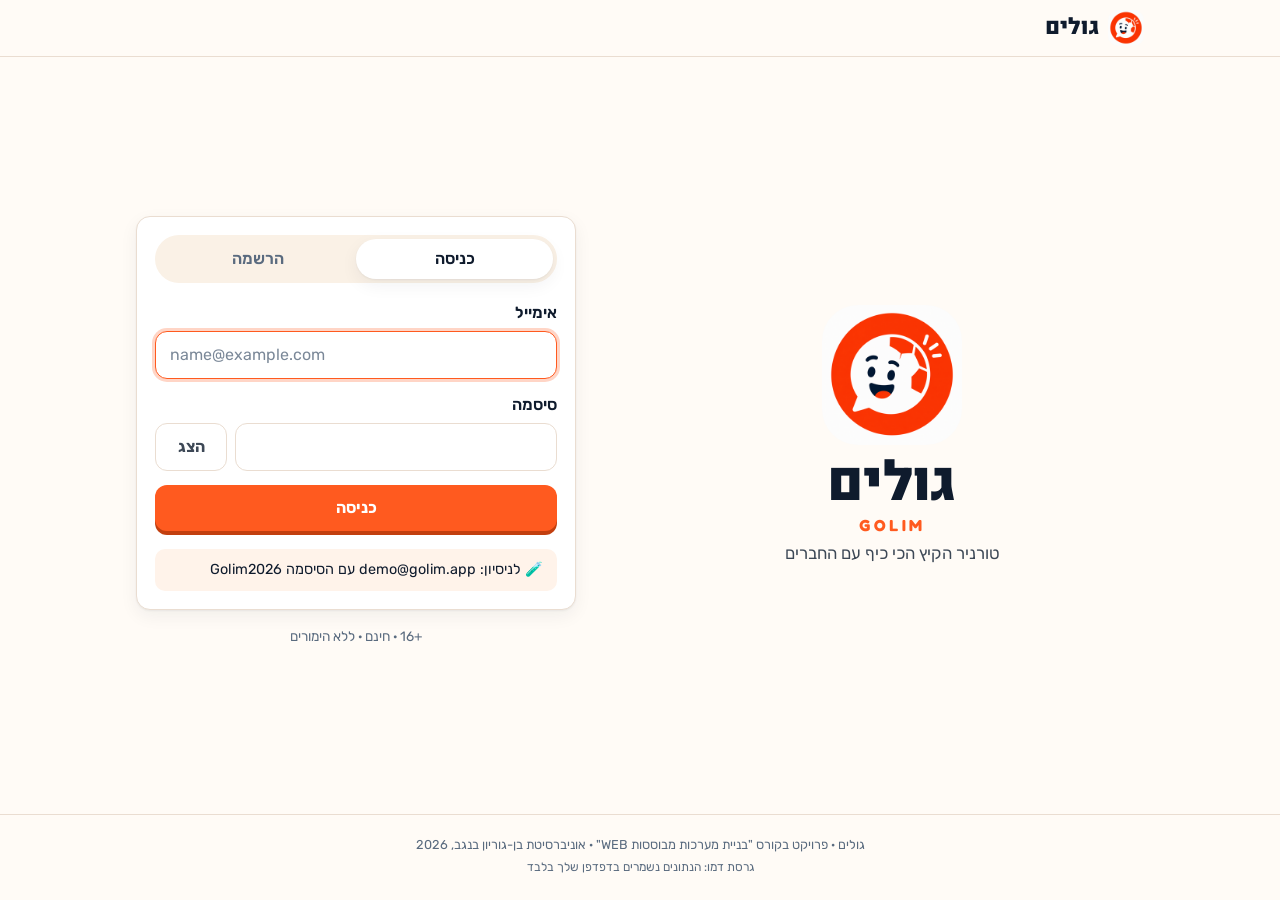
<file: index.html>
<!doctype html>
<html lang="he" dir="rtl">
<head>
  <meta charset="utf-8">
  <meta name="viewport" content="width=device-width, initial-scale=1, viewport-fit=cover">
  <title>כניסה · גולים</title>
  <meta name="description" content="גולים — ניחוש תוצאות משחקי כדורגל בליגות פרטיות עם חברים">
  <meta name="theme-color" content="#FF5A1F">
  <link rel="icon" type="image/png" href="img/logo.png">
  <link rel="preconnect" href="https://fonts.googleapis.com">
  <link rel="preconnect" href="https://fonts.gstatic.com" crossorigin>
  <link rel="stylesheet" href="https://fonts.googleapis.com/css2?family=Fredoka:wght@600;700&family=Heebo:wght@700;800;900&family=Rubik:wght@400;500;600;700&display=swap">
  <link rel="stylesheet" href="css/base.css">
  <link rel="stylesheet" href="css/layout.css">
  <link rel="stylesheet" href="css/components.css">
  <link rel="stylesheet" href="css/pages.css">
  <script src="js/data.js" defer></script>
  <script src="js/scoring.js" defer></script>
  <script src="js/validation.js" defer></script>
  <script src="js/api.js" defer></script>
  <script src="js/ui.js" defer></script>
  <script src="js/pages/login.js" defer></script>
</head>
<body data-page="login">
  <a class="skip-link" href="#main">דלג לתוכן</a>

  <header class="site-header">
    <div class="header-inner">
      <a class="brand" href="index.html" aria-label="גולים — עמוד הכניסה">
        <img src="img/logo.png" alt="" width="36" height="36">
        <span class="brand-name">גולים</span>
      </a>
    </div>
  </header>

  <main id="main" class="page page--split login-page">
    <section class="login-hero" aria-labelledby="app-title">
      <img class="login-logo" src="img/logo.png" alt="" width="104" height="104">
      <h1 id="app-title" class="login-title">גולים <span class="login-title-en" lang="en">GOLIM</span></h1>
      <p class="login-tagline">טורניר הקיץ הכי כיף עם החברים</p>
    </section>

    <section class="card auth-card" aria-labelledby="auth-title">
      <h2 id="auth-title" class="visually-hidden">כניסה או הרשמה</h2>
      <div class="segmented" role="group" aria-label="כניסה או הרשמה">
        <button type="button" data-mode="login" aria-pressed="true">כניסה</button>
        <button type="button" data-mode="register" aria-pressed="false">הרשמה</button>
      </div>

      <!-- כניסה לחשבון קיים -->
      <form id="login-form" class="auth-form" novalidate>
        <label for="login-email">אימייל</label>
        <input id="login-email" name="email" type="email" inputmode="email" autocomplete="username" dir="ltr"
               placeholder="name@example.com" aria-describedby="login-email-error">
        <p class="field-error" id="login-email-error" aria-live="polite"></p>

        <label for="login-password">סיסמה</label>
        <div class="input-row">
          <input id="login-password" name="password" type="password" autocomplete="current-password" dir="ltr"
                 aria-describedby="login-password-error">
          <button type="button" class="btn btn--ghost password-toggle" aria-controls="login-password"
                  aria-pressed="false">הצג</button>
        </div>
        <p class="field-error" id="login-password-error" aria-live="polite"></p>

        <p class="form-error" id="login-error" role="alert"></p>
        <button type="submit" class="btn btn--primary btn--block">כניסה</button>
        <p class="demo-note">
          <span aria-hidden="true">🧪</span>
          לניסיון: <bdi class="ltr-text">demo@golim.app</bdi> עם הסיסמה <bdi class="ltr-text">Golim2026</bdi>
        </p>
      </form>

      <!-- הרשמה: חשבון חדש -->
      <form id="register-form" class="auth-form" novalidate hidden>
        <label for="reg-name">שם תצוגה</label>
        <input id="reg-name" name="name" type="text" autocomplete="nickname" maxlength="30"
               placeholder="לדוגמה: תום פ." aria-describedby="reg-name-count reg-name-error">
        <p class="hint" id="reg-name-count">0/30 תווים · כך החברים יזהו אותך בטבלה</p>
        <p class="field-error" id="reg-name-error" aria-live="polite"></p>

        <label for="reg-email">אימייל</label>
        <input id="reg-email" name="email" type="email" inputmode="email" autocomplete="email" dir="ltr"
               placeholder="name@example.com" aria-describedby="reg-email-error">
        <p class="field-error" id="reg-email-error" aria-live="polite"></p>
        <button type="button" class="link-btn" id="reg-email-suggestion" hidden></button>

        <label for="reg-password">סיסמה</label>
        <div class="input-row">
          <input id="reg-password" name="password" type="password" autocomplete="new-password" dir="ltr"
                 maxlength="64" aria-describedby="reg-password-rules reg-password-error">
          <button type="button" class="btn btn--ghost password-toggle" aria-controls="reg-password"
                  aria-pressed="false">הצג</button>
        </div>
        <!-- מתעדכן בזמן ההקלדה: כל דרישה שמתקיימת מקבלת ✓ -->
        <ul class="password-rules" id="reg-password-rules">
          <li data-rule="length">8 תווים לפחות</li>
          <li data-rule="letter">אות באנגלית</li>
          <li data-rule="digit">ספרה</li>
        </ul>
        <p class="field-error" id="reg-password-error" aria-live="polite"></p>

        <label for="reg-confirm">אימות סיסמה</label>
        <input id="reg-confirm" name="confirm" type="password" autocomplete="new-password" dir="ltr"
               maxlength="64" aria-describedby="reg-confirm-error">
        <p class="field-error" id="reg-confirm-error" aria-live="polite"></p>

        <p class="form-error" id="register-error" role="alert"></p>
        <button type="submit" class="btn btn--primary btn--block">יצירת חשבון</button>
      </form>
    </section>

    <p class="fine-print"><bdi dir="ltr">16+</bdi> · חינם · ללא הימורים</p>
  </main>

  <footer class="site-footer">
    <p>גולים · פרויקט בקורס "בניית מערכות מבוססות WEB" · אוניברסיטת בן-גוריון בנגב, 2026</p>
    <p class="footer-note">גרסת דמו: הנתונים נשמרים בדפדפן שלך בלבד</p>
  </footer>
</body>
</html>
</file>
<file: css/base.css>
/*
 * base.css — משתני העיצוב (צבעים, גופנים, רדיוסים), איפוס בסיסי וטיפוגרפיה.
 * הצבעים והגופנים הם השפה העיצובית מסעיף 5 באפיון.
 */

:root {
  /* מותג */
  --orange: #FF5A1F;
  --orange-deep: #C23F0F;
  --orange-soft: #FFF3EA;

  /* משטחים וטקסט */
  --bg: #FFFBF6;
  --card: #FFFFFF;
  --sunken: #FAF1E6;
  --ink: #0F1B2D;
  --ink-2: #3D4856;
  --muted: #5A6B7F;
  --border: #EADDD1;

  /* צבעים סמנטיים — רק לתוצאות: פגיעה / חלקי / החטאה */
  --green: #16A34A;
  --green-soft: #E8F7EE;
  --amber: #B45309;
  --amber-soft: #FEF3E2;
  --red: #DC2626;
  --red-soft: #FDECEC;
  --blue: #2F80ED;

  /* מדליות לפודיום */
  --gold: #D9A82A;
  --silver: #C0C7CF;
  --bronze: #C28A52;

  --font-head: 'Heebo', 'Rubik', Arial, sans-serif;
  --font-body: 'Rubik', 'Heebo', Arial, sans-serif;
  --font-brand: 'Fredoka', 'Rubik', Arial, sans-serif;

  --radius: 14px;
  --radius-sm: 10px;
  --shadow: 0 1px 2px rgba(15, 27, 45, 0.05), 0 6px 18px rgba(15, 27, 45, 0.06);
  --nav-height: 68px;
  --content-width: 680px;
  --wide-width: 1040px;

  color-scheme: light;
}

/* מצב כהה לפי הגדרות המערכת */
@media (prefers-color-scheme: dark) {
  :root {
    --orange-soft: #33201A;
    --bg: #0B1422;
    --card: #14223A;
    --sunken: #0F1B2D;
    --ink: #F5EFE7;
    --ink-2: #D2DAE4;
    --muted: #9AABBE;
    --border: #26364F;
    --green: #34C46A;
    --green-soft: #12301F;
    --amber: #F0A43A;
    --amber-soft: #3A2A12;
    --red: #F26363;
    --red-soft: #3A1A1D;
    --shadow: 0 1px 2px rgba(0, 0, 0, 0.3), 0 6px 18px rgba(0, 0, 0, 0.25);
    color-scheme: dark;
  }
}

*,
*::before,
*::after {
  box-sizing: border-box;
}

html {
  -webkit-text-size-adjust: 100%;
}

body {
  margin: 0;
  min-height: 100vh;
  min-height: 100dvh; /* גובה אמיתי בנייד, כשסרגל הכתובת מתכווץ */
  display: flex;
  flex-direction: column;
  background: var(--bg);
  color: var(--ink);
  font-family: var(--font-body);
  font-size: 1rem;
  line-height: 1.5;
}

h1,
h2,
h3 {
  margin: 0;
  font-family: var(--font-head);
  line-height: 1.2;
}

p {
  margin: 0;
}

a {
  color: var(--orange-deep);
}

img {
  max-width: 100%;
  display: block;
}

button,
input {
  font: inherit;
  color: inherit;
}

button {
  cursor: pointer;
}

code {
  font-family: ui-monospace, Menlo, Consolas, monospace;
  background: var(--sunken);
  padding: 0.05em 0.35em;
  border-radius: 6px;
  direction: ltr;
  unicode-bidi: isolate;
}

[hidden] {
  display: none !important;
}

/* טבעת פוקוס גלויה לניווט במקלדת */
:focus-visible {
  outline: 3px solid var(--orange);
  outline-offset: 2px;
  border-radius: 6px;
}

/* מוסתר מהעין אבל נקרא בקורא מסך */
.visually-hidden {
  position: absolute;
  width: 1px;
  height: 1px;
  overflow: hidden;
  clip-path: inset(50%);
  white-space: nowrap;
}

.skip-link {
  position: absolute;
  inset-inline-start: 1rem;
  top: -100px;
  z-index: 100;
  background: var(--ink);
  color: var(--bg);
  padding: 0.5rem 1rem;
  border-radius: var(--radius-sm);
}

.skip-link:focus {
  top: 1rem;
}

.muted {
  color: var(--muted);
}

.ltr-text {
  direction: ltr;
  unicode-bidi: isolate;
}

@media (prefers-reduced-motion: reduce) {
  *,
  *::before,
  *::after {
    animation-duration: 0.01ms !important;
    transition-duration: 0.01ms !important;
  }
}
</file>
<file: css/layout.css>
/*
 * layout.css — מבנה העמוד: כותרת עליונה, תפריט ניווט, תוכן ואזור תחתון.
 * Mobile-first: בטלפון הניווט הוא סרגל תחתון בהישג אגודל,
 * ומ-900px ומעלה הוא עובר לשורה בכותרת העליונה.
 */

/* ---------- כותרת עליונה ---------- */

.site-header {
  position: sticky;
  top: 0;
  z-index: 40;
  background: var(--bg);
  border-bottom: 1px solid var(--border);
}

.header-inner {
  max-width: var(--wide-width);
  margin: 0 auto;
  padding: 10px 16px;
  display: flex;
  align-items: center;
  justify-content: space-between;
  gap: 16px;
}

.brand {
  display: flex;
  align-items: center;
  gap: 8px;
  text-decoration: none;
  color: var(--ink);
}

.brand img {
  border-radius: 10px; /* אייקון אפליקציה — הפינות הלבנות של הלוגו לא בולטות במצב כהה */
}

.brand-name {
  font-family: var(--font-head);
  font-weight: 900;
  font-size: 1.4rem;
}

.user-chip {
  display: flex;
  align-items: center;
  gap: 8px;
  text-decoration: none;
  color: var(--ink);
  font-weight: 500;
}

.user-chip-name {
  display: none; /* בטלפון רק העיגול עם האותיות */
}

/* ---------- ניווט: סרגל תחתון בטלפון ---------- */

.site-nav {
  position: fixed;
  inset-inline: 0;
  bottom: 0;
  z-index: 50;
  background: var(--card);
  border-top: 1px solid var(--border);
  padding-bottom: env(safe-area-inset-bottom);
}

.site-nav ul {
  list-style: none;
  margin: 0 auto;
  padding: 0;
  max-width: 520px;
  height: var(--nav-height);
  display: grid;
  grid-template-columns: repeat(4, 1fr);
}

.site-nav a {
  height: 100%;
  display: flex;
  flex-direction: column;
  align-items: center;
  justify-content: center;
  gap: 2px;
  color: var(--muted);
  text-decoration: none;
  font-size: 0.78rem;
  font-weight: 500;
}

.nav-icon {
  font-size: 1.35rem;
  line-height: 1;
  filter: grayscale(1);
  opacity: 0.7;
}

.site-nav a[aria-current] {
  color: var(--orange-deep);
  font-weight: 700;
}

.site-nav a[aria-current] .nav-icon {
  filter: none;
  opacity: 1;
}

/* מקום לסרגל התחתון, כדי שלא יסתיר את סוף העמוד */
body:has(.site-nav) {
  padding-bottom: calc(var(--nav-height) + env(safe-area-inset-bottom));
}

/* ---------- תוכן ---------- */

.page {
  flex: 1;
  width: 100%;
  max-width: var(--wide-width);
  margin: 0 auto;
  padding: 20px 16px 40px;
  display: flex;
  flex-direction: column;
  gap: 16px;
}

/* עמודים שבטלפון בנויים כעמודה אחת: עד 900px עמודה ממורכזת ברוחב נוח לקריאה,
   ומ-900px ומעלה כל רוחב המסך, בפריסה של שתי עמודות (ראו pages.css). */
.page--split {
  max-width: var(--content-width);
}

@media (min-width: 900px) {
  .page--split {
    max-width: var(--wide-width);
  }
}

.page-title {
  font-size: 1.75rem;
  font-weight: 900;
}

.section-title {
  font-size: 1.15rem;
  font-weight: 800;
  margin-bottom: 10px;
}

/* ---------- אזור תחתון ---------- */

.site-footer {
  padding: 20px 16px 24px;
  text-align: center;
  color: var(--muted);
  font-size: 0.8rem;
  border-top: 1px solid var(--border);
}

.footer-note {
  margin-top: 4px;
  font-size: 0.75rem;
}

/* ---------- מחשב: הניווט עולה לכותרת ---------- */

@media (min-width: 900px) {
  .header-inner {
    display: grid;
    grid-template-columns: 1fr auto 1fr;
  }

  .site-nav {
    position: static;
    background: none;
    border: 0;
    padding: 0;
  }

  .site-nav ul {
    height: auto;
    display: flex;
    gap: 4px;
  }

  .site-nav a {
    flex-direction: row;
    gap: 6px;
    padding: 8px 16px;
    border-radius: 999px;
    font-size: 0.95rem;
    color: var(--ink-2);
    transition: background-color 0.15s;
  }

  .site-nav a:hover {
    background: var(--sunken);
  }

  .site-nav a[aria-current] {
    background: var(--orange-soft);
  }

  .nav-icon {
    font-size: 1.05rem;
  }

  .user-slot {
    justify-self: end;
  }

  .user-chip-name {
    display: inline;
  }

  body:has(.site-nav) {
    padding-bottom: 0;
  }

  .page {
    padding-top: 32px;
  }
}
</file>
<file: css/components.css>
/*
 * components.css — רכיבים שחוזרים בכל האתר: כרטיסים, כפתורים, טפסים, שבבים, תגים והודעות.
 */

/* ---------- כרטיס ---------- */

.card {
  background: var(--card);
  border: 1px solid var(--border);
  border-radius: var(--radius);
  box-shadow: var(--shadow);
  padding: 18px;
}

.card-title {
  font-size: 1.1rem;
  font-weight: 800;
  margin-bottom: 10px;
}

/* ---------- כפתורים ---------- */

.btn {
  display: inline-flex;
  align-items: center;
  justify-content: center;
  gap: 8px;
  min-height: 44px; /* אזור לחיצה מינימלי לאצבע */
  padding: 10px 20px;
  border: 1px solid transparent;
  border-radius: 12px;
  font-weight: 700;
  text-decoration: none;
  transition: transform 0.08s, box-shadow 0.08s, background-color 0.15s;
}

.btn:disabled {
  cursor: not-allowed;
  opacity: 0.6;
}

/* הכפתור הראשי "טקטילי": צל כתום כהה מתחתיו, שוקע 4px בלחיצה */
.btn--primary {
  background: var(--orange);
  color: #fff;
  box-shadow: 0 4px 0 var(--orange-deep);
  margin-bottom: 4px;
}

.btn--primary:hover:not(:disabled) {
  background: #FF6B35;
}

.btn--primary:active:not(:disabled) {
  transform: translateY(4px);
  box-shadow: 0 0 0 var(--orange-deep);
}

.btn--secondary {
  background: var(--orange-soft);
  color: var(--orange-deep);
  border-color: color-mix(in srgb, var(--orange) 30%, transparent);
}

.btn--secondary:hover:not(:disabled) {
  background: color-mix(in srgb, var(--orange) 18%, var(--card));
}

.btn--ghost {
  background: transparent;
  color: var(--ink-2);
  border-color: var(--border);
}

.btn--ghost:hover:not(:disabled) {
  background: var(--sunken);
}

.btn--danger {
  background: transparent;
  color: var(--red);
  border-color: color-mix(in srgb, var(--red) 40%, transparent);
}

.btn--danger:hover {
  background: var(--red-soft);
}

.btn--whatsapp {
  background: #25D366;
  color: #0B3D1F;
}

.btn--block {
  width: 100%;
}

.btn--lg {
  min-height: 54px;
  font-size: 1.1rem;
}

.btn--sm {
  min-height: 38px;
  padding: 6px 14px;
  font-size: 0.9rem;
}

.link-btn {
  background: none;
  border: 0;
  padding: 6px 0;
  color: var(--orange-deep);
  font-weight: 600;
  text-decoration: underline;
  text-underline-offset: 3px;
}

.link-btn:disabled {
  color: var(--muted);
  text-decoration: none;
  cursor: default;
}

.icon-btn {
  display: inline-flex;
  align-items: center;
  justify-content: center;
  width: 44px;
  height: 44px;
  border-radius: 50%;
  background: var(--card);
  border: 1px solid var(--border);
  color: var(--ink);
  text-decoration: none;
  font-size: 1.1rem;
}

.spinner {
  width: 18px;
  height: 18px;
  border: 2.5px solid currentColor;
  border-inline-end-color: transparent;
  border-radius: 50%;
  animation: spin 0.7s linear infinite;
}

@keyframes spin {
  to {
    transform: rotate(360deg);
  }
}

/* ---------- טפסים ---------- */

label {
  display: block;
  font-weight: 600;
  margin-bottom: 6px;
}

input[type="text"],
input[type="email"],
input[type="password"],
input[type="search"] {
  width: 100%;
  min-height: 48px;
  padding: 10px 14px;
  border: 1.5px solid var(--border);
  border-radius: 12px;
  background: var(--card);
  font-size: 1rem; /* 16px ומעלה — מונע זום אוטומטי באייפון */
  transition: border-color 0.15s;
}

input:focus-visible {
  outline: none;
  border-color: var(--orange);
  box-shadow: 0 0 0 3px color-mix(in srgb, var(--orange) 25%, transparent);
}

input[aria-invalid="true"] {
  border-color: var(--red);
  background: var(--red-soft);
}

input::placeholder {
  color: var(--muted);
  opacity: 0.8;
}

/* רווחים בתוך טפסים */
form > label:not(:first-child) {
  margin-top: 14px;
}

form > .btn,
form > .form-actions {
  margin-top: 14px;
}

form .field-error,
form .hint {
  margin-top: 6px;
}

.field-error {
  color: var(--red);
  font-size: 0.9rem;
  font-weight: 500;
}

.field-error:empty {
  display: none;
}

.form-error {
  color: var(--red);
  font-weight: 600;
  text-align: center;
}

.form-error:empty {
  display: none;
}

.hint {
  color: var(--muted);
  font-size: 0.85rem;
}

.hint--warn {
  color: var(--amber);
  font-weight: 500;
}

.input-row {
  display: flex;
  gap: 8px;
}

.input-row input {
  flex: 1;
}

.form-actions {
  display: flex;
  flex-wrap: wrap;
  gap: 8px;
}

.check {
  display: inline-flex;
  align-items: center;
  gap: 8px;
  font-weight: 500;
  cursor: pointer;
  margin: 0;
}

.check input {
  width: 20px;
  height: 20px;
  accent-color: var(--orange);
}

/* מתג (switch) — checkbox רגיל עם עיצוב */
.switch {
  display: flex;
  align-items: center;
  gap: 12px;
  margin: 0;
  cursor: pointer;
  font-weight: 500;
}

.switch input {
  position: absolute;
  opacity: 0;
  width: 1px;
  height: 1px;
}

.switch-track {
  flex-shrink: 0;
  position: relative;
  width: 48px;
  height: 28px;
  border-radius: 999px;
  background: var(--border);
  transition: background-color 0.2s;
}

.switch-track::after {
  content: '';
  position: absolute;
  top: 3px;
  inset-inline-start: 3px;
  width: 22px;
  height: 22px;
  border-radius: 50%;
  background: #fff;
  box-shadow: 0 1px 3px rgba(0, 0, 0, 0.25);
  transition: inset-inline-start 0.2s;
}

.switch input:checked + .switch-track {
  background: var(--orange);
}

.switch input:checked + .switch-track::after {
  inset-inline-start: 23px;
}

.switch input:focus-visible + .switch-track {
  outline: 3px solid var(--orange);
  outline-offset: 2px;
}

.switch input:disabled ~ * {
  opacity: 0.5;
  cursor: not-allowed;
}

/* ---------- שבבים ולשוניות ---------- */

.chips {
  display: flex;
  flex-wrap: wrap;
  gap: 8px;
}

.chips--scroll {
  flex-wrap: nowrap;
  overflow-x: auto;
  padding-bottom: 4px;
  scrollbar-width: none;
}

.chip {
  flex-shrink: 0;
  min-height: 38px;
  padding: 6px 16px;
  border: 1.5px solid var(--border);
  border-radius: 999px;
  background: var(--card);
  color: var(--ink-2);
  font-weight: 500;
  white-space: nowrap;
  transition: background-color 0.15s, border-color 0.15s;
}

.chip:hover {
  border-color: var(--orange);
}

.chip[aria-pressed="true"] {
  background: var(--orange-soft);
  border-color: var(--orange);
  color: var(--orange-deep);
  font-weight: 700;
}

.segmented {
  display: grid;
  grid-auto-flow: column;
  grid-auto-columns: 1fr;
  padding: 4px;
  background: var(--sunken);
  border-radius: 999px;
}

.segmented button {
  min-height: 40px;
  border: 0;
  border-radius: 999px;
  background: transparent;
  color: var(--muted);
  font-weight: 600;
}

.segmented button[aria-pressed="true"] {
  background: var(--card);
  color: var(--ink);
  box-shadow: var(--shadow);
}

.segmented-sub {
  font-weight: 400;
  font-size: 0.85em;
}

/* ---------- תגים ---------- */

.pill {
  display: inline-block;
  padding: 3px 12px;
  border-radius: 999px;
  font-size: 0.85rem;
  font-weight: 700;
}

.pill--cta {
  background: var(--orange);
  color: #fff;
}

.pill--pending {
  background: var(--orange-soft);
  color: var(--amber);
  border: 1px dashed currentColor;
}

/* תג נקודות: ירוק = מדויק, כתום = חלקי, אדום = החטאה */
.badge {
  display: inline-block;
  min-width: 44px;
  padding: 3px 10px;
  border-radius: 999px;
  font-weight: 800;
  text-align: center;
}

.badge--exact {
  background: var(--green-soft);
  color: var(--green);
}

.badge--diff,
.badge--direction {
  background: var(--amber-soft);
  color: var(--amber);
}

.badge--miss {
  background: var(--red-soft);
  color: var(--red);
}

.live-tag {
  color: var(--red);
  font-weight: 700;
  font-size: 0.9rem;
}

.countdown-pill {
  display: inline-block;
  padding: 4px 12px;
  border-radius: 999px;
  background: var(--sunken);
  color: var(--ink-2);
  font-size: 0.85rem;
  font-weight: 600;
  font-variant-numeric: tabular-nums;
  white-space: nowrap;
}

.countdown-pill:empty {
  display: none;
}

.countdown-pill--urgent {
  background: var(--orange-soft);
  color: var(--orange-deep);
}

.avatar {
  display: inline-flex;
  align-items: center;
  justify-content: center;
  flex-shrink: 0;
  width: 34px;
  height: 34px;
  border-radius: 50%;
  background: var(--orange-soft);
  color: var(--orange-deep);
  font-family: var(--font-head);
  font-weight: 800;
  font-size: 0.85rem;
}

.avatar--lg {
  width: 56px;
  height: 56px;
  font-size: 1.2rem;
}

/* דגל עגול. רקע אפור בזמן טעינה או כשאין חיבור */
.flag {
  flex-shrink: 0;
  width: 28px;
  height: 28px;
  border-radius: 50%;
  object-fit: cover;
  background: var(--sunken);
  box-shadow: 0 0 0 1px var(--border);
}

.flag--sm {
  width: 22px;
  height: 22px;
}

.flag--lg {
  width: 52px;
  height: 52px;
}

.score {
  font-family: var(--font-head);
  font-weight: 800;
  font-variant-numeric: tabular-nums;
}

/* ---------- הודעות ---------- */

.banner {
  padding: 12px 16px;
  border-radius: var(--radius);
  font-weight: 600;
}

.banner--warn {
  background: var(--amber-soft);
  color: var(--amber);
  border: 1px solid color-mix(in srgb, var(--amber) 35%, transparent);
  animation: pop-in 0.2s ease-out;
}

.banner--locked {
  background: var(--sunken);
  border: 1px solid var(--border);
  display: grid;
  gap: 6px;
  font-weight: 500;
}

.banner-title {
  font-family: var(--font-head);
  font-weight: 800;
  font-size: 1.1rem;
}

.toast-region {
  position: fixed;
  inset-inline: 16px;
  bottom: calc(var(--nav-height) + 16px + env(safe-area-inset-bottom));
  z-index: 90;
  display: grid;
  justify-items: center;
  gap: 8px;
  pointer-events: none;
}

.toast {
  max-width: 420px;
  padding: 12px 18px;
  border-radius: 12px;
  background: var(--ink);
  color: var(--bg);
  font-weight: 600;
  box-shadow: 0 8px 24px rgba(0, 0, 0, 0.2);
  animation: pop-in 0.2s ease-out;
  transition: opacity 0.3s, transform 0.3s;
}

.toast--success {
  background: var(--green);
  color: #fff;
}

.toast--warn {
  background: var(--amber);
  color: #fff;
}

.toast--error {
  background: var(--red);
  color: #fff;
}

.toast--leaving {
  opacity: 0;
  transform: translateY(8px);
}

@keyframes pop-in {
  from {
    opacity: 0;
    transform: translateY(8px) scale(0.98);
  }
}

.empty-state {
  list-style: none;
  text-align: center;
  padding: 32px 16px;
  color: var(--muted);
  display: grid;
  gap: 8px;
  justify-items: center;
}

.empty-emoji {
  font-size: 2.5rem;
}

.loading-row {
  list-style: none;
  color: var(--muted);
  padding: 16px 0;
  text-align: center;
}

/* ---------- קונפטי ---------- */

.confetti {
  position: fixed;
  inset: 0;
  pointer-events: none;
  overflow: hidden;
  z-index: 100;
}

.confetti span {
  position: absolute;
  top: -12px;
  width: 9px;
  height: 14px;
  border-radius: 2px;
  animation: confetti-fall 1.9s cubic-bezier(0.2, 0.6, 0.4, 1) forwards;
}

@keyframes confetti-fall {
  to {
    transform: translate(var(--drift), 105vh) rotate(var(--spin));
    opacity: 0.6;
  }
}

@media (min-width: 900px) {
  .toast-region {
    bottom: 24px;
  }
}
</file>
<file: css/pages.css>
/*
 * pages.css — עיצוב שייחודי לעמוד אחד. מחולק לפי עמודים.
 */

/* ================= כניסה ================= */

.login-hero {
  text-align: center;
  display: grid;
  justify-items: center;
  gap: 6px;
  padding-top: 8px;
}

.login-logo {
  border-radius: 28px;
  animation: pop-in 0.4s ease-out;
}

.login-title {
  font-size: 2.6rem;
  font-weight: 900;
}

.login-title-en {
  display: block;
  font-family: var(--font-brand);
  font-size: 1rem;
  letter-spacing: 0.2em;
  color: var(--orange);
}

.login-tagline {
  color: var(--ink-2);
  font-size: 1.05rem;
}

.auth-card .segmented {
  margin-bottom: 18px;
}

.demo-note {
  margin-top: 14px;
  padding: 10px 14px;
  border-radius: var(--radius-sm);
  background: var(--orange-soft);
  font-size: 0.9rem;
}

/* דרישות הסיסמה: עיגול ריק שהופך ל-✓ ירוק כשהדרישה מתקיימת */
.password-rules {
  list-style: none;
  margin: 8px 0 0;
  padding: 0;
  display: flex;
  flex-wrap: wrap;
  gap: 4px 16px;
  color: var(--muted);
  font-size: 0.85rem;
}

.password-rules li::before {
  content: '○';
  margin-inline-end: 4px;
}

.password-rules li.is-met {
  color: var(--green);
  font-weight: 500;
}

.password-rules li.is-met::before {
  content: '✓';
}

.password-toggle {
  min-width: 72px;
}

.fine-print {
  text-align: center;
  color: var(--muted);
  font-size: 0.85rem;
}

/* במחשב: הלוגו והכותרת בצד אחד, וכרטיס הכניסה בצד השני */
@media (min-width: 900px) {
  .login-page {
    display: grid;
    grid-template-columns: minmax(0, 1fr) minmax(0, 440px);
    align-content: center;
    align-items: center;
    column-gap: 64px;
    row-gap: 16px;
  }

  .login-page > * {
    grid-column: 2;
  }

  .login-page > .login-hero {
    grid-column: 1;
    grid-row: 1 / span 2;
  }

  .login-logo {
    width: 140px;
    height: 140px;
    border-radius: 36px;
  }

  .login-title {
    font-size: 3.4rem;
  }
}

/* ================= משחקים ================= */

.next-match {
  background: linear-gradient(160deg, var(--orange-soft), var(--card) 70%);
  display: grid;
  gap: 14px;
}

.nm-head {
  display: flex;
  align-items: center;
  justify-content: space-between;
  gap: 8px;
}

.nm-head .card-title {
  margin: 0;
}

.nm-teams {
  display: grid;
  grid-template-columns: 1fr auto 1fr;
  align-items: center;
  text-align: center;
}

.nm-team {
  display: grid;
  justify-items: center;
  gap: 6px;
  font-weight: 700;
}

.nm-time {
  font-family: var(--font-head);
  font-size: 1.5rem;
  font-weight: 900;
}

.matches-section {
  display: grid;
  gap: 12px;
}

.filters {
  display: grid;
  gap: 10px;
}

.list-summary {
  color: var(--muted);
  font-size: 0.9rem;
}

.match-list {
  list-style: none;
  margin: 0;
  padding: 0;
  display: grid;
  gap: 10px;
}

@media (min-width: 900px) {
  .match-list {
    grid-template-columns: 1fr 1fr;
  }
}

.match-card {
  display: grid;
  grid-template-columns: 1fr auto;
  align-items: center;
  gap: 12px;
  padding: 14px 16px;
  background: var(--card);
  border: 1px solid var(--border);
  border-radius: var(--radius);
  color: var(--ink);
  text-decoration: none;
  transition: border-color 0.15s, transform 0.15s, box-shadow 0.15s;
}

.match-card:hover {
  border-color: var(--orange);
  box-shadow: var(--shadow);
  transform: translateY(-1px);
}

.match-card--live {
  border-inline-start: 4px solid var(--red);
}

.mc-teams {
  display: grid;
  gap: 8px;
  min-width: 0;
}

.mc-team {
  display: flex;
  align-items: center;
  gap: 10px;
}

.mc-name {
  flex: 1;
  font-weight: 600;
  overflow: hidden;
  text-overflow: ellipsis;
  white-space: nowrap;
}

.mc-goals {
  font-family: var(--font-head);
  font-weight: 900;
  font-size: 1.15rem;
  min-width: 1.2em;
  text-align: center;
}

.match-card--live .mc-goals {
  color: var(--red);
}

.mc-side {
  display: grid;
  justify-items: end;
  gap: 6px;
  text-align: end;
  font-size: 0.9rem;
}

.mc-time {
  color: var(--muted);
  font-weight: 500;
}

.mc-guess {
  color: var(--ink-2);
}

.mc-guess--saved {
  color: var(--green);
  font-weight: 600;
}

/* ================= ניחוש ================= */

.predict-top {
  display: grid;
  grid-template-columns: auto 1fr auto;
  align-items: center;
  gap: 12px;
}

.predict-top .page-title {
  font-size: 1.35rem;
}

#predict-content {
  display: grid;
  gap: 16px;
}

.predict-main,
.predict-side {
  display: grid;
  gap: 16px;
  align-content: start;
  min-width: 0;
}

/* במחשב: שתי עמודות. לטופס, השירות המרכזי, יש יותר רוחב */
@media (min-width: 900px) {
  #predict-content {
    grid-template-columns: minmax(0, 3fr) minmax(0, 2fr);
    align-items: start;
    gap: 24px;
  }
}

.match-hero {
  text-align: center;
  display: grid;
  gap: 10px;
}

.hero-teams {
  display: grid;
  grid-template-columns: 1fr auto 1fr;
  align-items: center;
}

.hero-team {
  display: grid;
  justify-items: center;
  gap: 8px;
  font-size: 1.15rem;
}

.hero-vs {
  color: var(--muted);
  font-weight: 600;
}

.hero-meta {
  color: var(--muted);
  font-size: 0.9rem;
}

.predict-form {
  display: grid;
  gap: 14px;
}

.score-fieldset {
  border: 0;
  margin: 0;
  padding: 0;
  min-width: 0;
}

.score-pickers {
  display: grid;
  grid-template-columns: 1fr auto 1fr;
  align-items: start;
  gap: 8px;
}

.picker {
  display: grid;
  justify-items: center;
  gap: 8px;
  text-align: center;
}

.picker-team {
  display: flex;
  align-items: center;
  gap: 6px;
  margin: 0;
}

.stepper {
  display: flex;
  align-items: center;
  gap: 6px;
}

.step-btn {
  width: 44px;
  height: 44px;
  border-radius: 50%;
  border: 1.5px solid var(--border);
  background: var(--card);
  font-size: 1.4rem;
  font-weight: 700;
  line-height: 1;
  transition: background-color 0.15s, transform 0.08s;
}

.step-btn:hover:not(:disabled) {
  background: var(--orange-soft);
  border-color: var(--orange);
}

.step-btn:active:not(:disabled) {
  transform: scale(0.92);
}

.step-btn:disabled {
  opacity: 0.35;
  cursor: not-allowed;
}

.goals-input {
  width: 64px !important;
  min-height: 64px !important;
  padding: 0 !important;
  text-align: center;
  font-family: var(--font-head);
  font-size: 2.2rem !important;
  font-weight: 900;
  font-variant-numeric: tabular-nums;
}

.goals-input:disabled {
  background: var(--sunken);
  color: var(--ink-2);
}

.score-sep {
  align-self: center;
  margin-top: 30px;
  font-family: var(--font-head);
  font-size: 2rem;
  font-weight: 900;
  color: var(--muted);
}

/* מסך צר: + מעל המספר ו-− מתחתיו, כדי ששני הבוררים ייכנסו זה לצד זה */
@media (max-width: 480px) {
  .stepper {
    flex-direction: column;
  }

  .score-sep {
    margin-top: 0;
    padding-top: 28px;
  }
}

.double-row {
  padding-top: 12px;
  border-top: 1px dashed var(--border);
  display: grid;
  gap: 6px;
}

/* הכפתור הראשי נדבק לתחתית המסך בזמן גלילה (מעל סרגל הניווט) */
.save-row {
  position: sticky;
  bottom: calc(var(--nav-height) + env(safe-area-inset-bottom) + 8px);
  z-index: 5;
}

.success-msg {
  text-align: center;
  padding: 12px;
  border-radius: var(--radius-sm);
  background: var(--green-soft);
  animation: pop-in 0.25s ease-out;
}

.success-title {
  font-family: var(--font-head);
  font-weight: 800;
  font-size: 1.2rem;
  color: var(--green);
}

.success-next {
  color: var(--ink-2);
}

.dist-headline {
  font-weight: 600;
  margin-bottom: 10px;
}

.dist-bar {
  display: flex;
  height: 12px;
  border-radius: 999px;
  overflow: hidden;
  background: var(--sunken);
}

.dist-seg {
  transition: width 0.4s ease-out;
}

.dist-seg--home,
.dist-key--home::before {
  background: var(--orange);
}

.dist-seg--draw,
.dist-key--draw::before {
  background: var(--silver);
}

.dist-seg--away,
.dist-key--away::before {
  background: var(--ink-2);
}

.dist-legend {
  display: flex;
  flex-wrap: wrap;
  justify-content: space-between;
  gap: 8px;
  margin-top: 8px;
  font-size: 0.85rem;
  color: var(--ink-2);
}

.dist-key::before {
  content: '';
  display: inline-block;
  width: 10px;
  height: 10px;
  border-radius: 50%;
  margin-inline-end: 6px;
}

.rule-tiles {
  display: grid;
  grid-template-columns: repeat(4, 1fr);
  gap: 8px;
  margin: 10px 0;
}

.rule-tile {
  display: grid;
  justify-items: center;
  padding: 10px 4px;
  border-radius: var(--radius-sm);
  background: var(--sunken);
}

.rule-tile:first-child {
  background: var(--green-soft);
  color: var(--green);
}

.rule-points {
  font-family: var(--font-head);
  font-weight: 900;
  font-size: 1.5rem;
}

.rule-label {
  font-size: 0.85rem;
}

.next-link {
  align-self: center;
  font-weight: 600;
  padding: 8px;
}

/* ================= ליגות ================= */

.leagues-grid {
  display: grid;
  gap: 16px;
}

.invite-panel {
  display: grid;
  gap: 10px;
  text-align: center;
  animation: pop-in 0.25s ease-out;
}

.invite-title {
  font-size: 1.1rem;
}

.invite-code {
  font-family: var(--font-head);
  font-size: 2rem;
  font-weight: 900;
  letter-spacing: 0.2em;
  padding: 10px;
  border: 2px dashed var(--orange);
  border-radius: var(--radius-sm);
  background: var(--orange-soft);
  color: var(--orange-deep);
}

.invite-actions {
  display: grid;
  grid-template-columns: repeat(auto-fit, minmax(150px, 1fr));
  gap: 8px;
}

.league-list {
  list-style: none;
  margin: 0;
  padding: 0;
  display: grid;
  gap: 10px;
}

.league-card {
  display: flex;
  align-items: center;
  gap: 12px;
  padding: 14px 16px;
  background: var(--card);
  border: 1px solid var(--border);
  border-radius: var(--radius);
  color: var(--ink);
  text-decoration: none;
  transition: border-color 0.15s;
}

.league-card:hover {
  border-color: var(--orange);
}

.league-card--new {
  animation: highlight 1.8s ease-out;
}

@keyframes highlight {
  from {
    background: var(--orange-soft);
    border-color: var(--orange);
  }
}

.league-avatar {
  display: inline-flex;
  align-items: center;
  justify-content: center;
  width: 44px;
  height: 44px;
  border-radius: 12px;
  background: var(--ink);
  color: var(--bg);
  font-family: var(--font-head);
  font-weight: 800;
}

.league-info {
  flex: 1;
  display: grid;
}

.chevron {
  color: var(--muted);
  font-size: 1.5rem;
}

@media (min-width: 720px) {
  .leagues-grid {
    grid-template-columns: 1fr 1fr;
    align-items: start;
  }
}

@media (min-width: 900px) {
  .league-list {
    grid-template-columns: 1fr 1fr;
  }

  .league-list > .empty-state,
  .league-list > .loading-row {
    grid-column: 1 / -1;
  }
}

/* ================= טבלה ================= */

.podium {
  display: grid;
  grid-template-columns: repeat(3, 1fr);
  align-items: end;
  gap: 8px;
  padding-top: 8px;
}

.podium-place {
  display: grid;
  justify-items: center;
  gap: 4px;
  text-align: center;
  min-width: 0;
}

.podium-name {
  font-size: 0.9rem;
  max-width: 100%;
  overflow: hidden;
  text-overflow: ellipsis;
  white-space: nowrap;
}

.podium-points {
  color: var(--muted);
  font-size: 0.85rem;
}

/* המדרגה: הראשון הכי גבוה */
.podium-step {
  width: 100%;
  display: grid;
  place-items: center;
  border-radius: 12px 12px 0 0;
  font-family: var(--font-head);
  font-weight: 900;
  font-size: 1.6rem;
  color: #0F1B2D; /* טקסט כהה קבוע — לבן על זהב/כסף לא קריא */
}

.podium-place--gold .podium-step {
  height: 96px;
  background: var(--gold);
}

.podium-place--silver .podium-step {
  height: 72px;
  background: var(--silver);
}

.podium-place--bronze .podium-step {
  height: 56px;
  background: var(--bronze);
}

.podium-place--gold .avatar {
  box-shadow: 0 0 0 3px var(--gold);
}

.table-card {
  padding: 0;
  overflow: hidden;
}

.table-head {
  display: flex;
  align-items: center;
  justify-content: space-between;
  gap: 12px;
  padding: 16px 16px 8px;
}

.table-head .card-title {
  margin: 0;
}

.search-input {
  max-width: 220px;
  min-height: 40px !important;
}

.rank-table {
  width: 100%;
  border-collapse: collapse;
}

.rank-table th {
  padding: 8px 12px;
  text-align: start;
  font-size: 0.8rem;
  font-weight: 600;
  color: var(--muted);
  border-bottom: 1px solid var(--border);
}

.rank-table abbr {
  text-decoration: none;
}

.rank-table td {
  padding: 10px 12px;
  border-bottom: 1px solid var(--border);
}

.rank-table tr.is-me td {
  background: var(--orange-soft);
  font-weight: 700;
}

.rank-cell {
  width: 3em;
  font-family: var(--font-head);
  font-weight: 800;
  color: var(--ink-2);
}

.name-cell {
  display: flex;
  align-items: center;
  gap: 10px;
}

.me-tag {
  padding: 1px 8px;
  border-radius: 999px;
  background: var(--orange);
  color: #fff;
  font-size: 0.75rem;
}

.points-cell {
  font-family: var(--font-head);
  font-weight: 900;
}

.empty-cell {
  text-align: center;
  color: var(--muted);
  padding: 24px !important;
}

.table-note {
  padding: 10px 16px 14px;
}

.skeleton-row td span {
  display: block;
  height: 18px;
  border-radius: 6px;
  background: linear-gradient(90deg, var(--sunken), var(--border), var(--sunken));
  background-size: 200% 100%;
  animation: shimmer 1.2s linear infinite;
}

@keyframes shimmer {
  to {
    background-position: -200% 0;
  }
}

.me-bar {
  position: sticky;
  bottom: calc(var(--nav-height) + env(safe-area-inset-bottom) + 8px);
  display: flex;
  align-items: center;
  gap: 12px;
  padding: 12px 16px;
  border-radius: var(--radius);
  background: var(--ink);
  color: var(--bg);
  box-shadow: 0 8px 24px rgba(0, 0, 0, 0.2);
}

.me-bar strong {
  margin-inline-start: auto;
  font-family: var(--font-head);
}

.me-rank {
  font-family: var(--font-head);
  font-weight: 900;
  font-size: 1.3rem;
  color: var(--orange);
}

@media (min-width: 900px) {
  .save-row,
  .me-bar {
    bottom: 16px;
  }
}

.board-layout,
.board-main {
  display: grid;
  gap: 16px;
  min-width: 0;
}

/* במחשב: הפודיום בעמודה צדדית שנשארת גלויה בזמן גלילת הטבלה.
   המיקום של כל עמודה קבוע, כדי שהטבלה לא תזוז כשהפודיום מוסתר בזמן חיפוש. */
@media (min-width: 900px) {
  .board-layout {
    grid-template-columns: minmax(0, 2fr) minmax(0, 3fr);
    align-items: start;
    gap: 24px;
  }

  .podium {
    grid-column: 1;
    grid-row: 1;
    position: sticky;
    top: 80px; /* מתחת לכותרת העליונה */
    padding: 24px 16px 16px;
    background: var(--card);
    border: 1px solid var(--border);
    border-radius: var(--radius);
  }

  .board-main {
    grid-column: 2;
    grid-row: 1;
  }

  .podium:empty {
    visibility: hidden; /* בזמן טעינה */
  }
}

@media (max-width: 899px) {
  .podium.is-searching {
    display: none;
  }
}

/* ================= פרופיל ================= */

.profile-identity {
  display: flex;
  align-items: center;
  gap: 14px;
}

.profile-identity > div {
  flex: 1;
  min-width: 0;
}

.profile-name {
  font-size: 1.4rem;
  font-weight: 900;
}

.profile-identity .muted {
  overflow: hidden;
  text-overflow: ellipsis;
  text-align: end;
}

.name-form {
  margin-top: 14px;
  padding-top: 14px;
  border-top: 1px dashed var(--border);
}

.stats-grid {
  display: grid;
  grid-template-columns: repeat(2, 1fr);
  gap: 10px;
  margin: 0;
}

.stat {
  background: var(--card);
  border: 1px solid var(--border);
  border-radius: var(--radius);
  padding: 14px;
  display: flex;
  flex-direction: column-reverse; /* המספר הגדול מעל התווית, בלי לשנות את סדר dt/dd */
  gap: 2px;
}

.stat dt {
  color: var(--muted);
  font-size: 0.85rem;
}

.stat dd {
  margin: 0;
  font-family: var(--font-head);
  font-size: 1.8rem;
  font-weight: 900;
}

@media (min-width: 720px) {
  .stats-grid {
    grid-template-columns: repeat(4, 1fr);
  }
}

.history-list {
  list-style: none;
  margin: 0;
  padding: 0;
}

.history-item {
  display: flex;
  align-items: center;
  justify-content: space-between;
  gap: 12px;
  padding: 10px 0;
  border-bottom: 1px solid var(--border);
}

.history-item:last-child {
  border-bottom: 0;
}

.history-link {
  text-decoration: none;
}

.table-scroll {
  overflow-x: auto;
}

.rules-table {
  width: 100%;
  border-collapse: collapse;
  text-align: center;
}

.rules-table th,
.rules-table td {
  padding: 8px;
  border-bottom: 1px solid var(--border);
}

.rules-table thead th {
  font-size: 0.85rem;
  color: var(--muted);
}

.rules-table tbody th {
  text-align: start;
  font-weight: 500;
}

.demo-tools {
  border-style: dashed;
  box-shadow: none;
}

.demo-result {
  margin-top: 10px;
  font-weight: 500;
}

.demo-result:empty {
  display: none;
}

.profile-layout,
.profile-side {
  display: grid;
  gap: 16px;
  align-content: start;
  min-width: 0;
}

/* במחשב: ההיסטוריה בעמודה אחת, והחוקים וכלי הבדיקה בשנייה */
@media (min-width: 900px) {
  .profile-layout {
    grid-template-columns: minmax(0, 1fr) minmax(0, 1fr);
    align-items: start;
    gap: 24px;
  }
}
</file>
